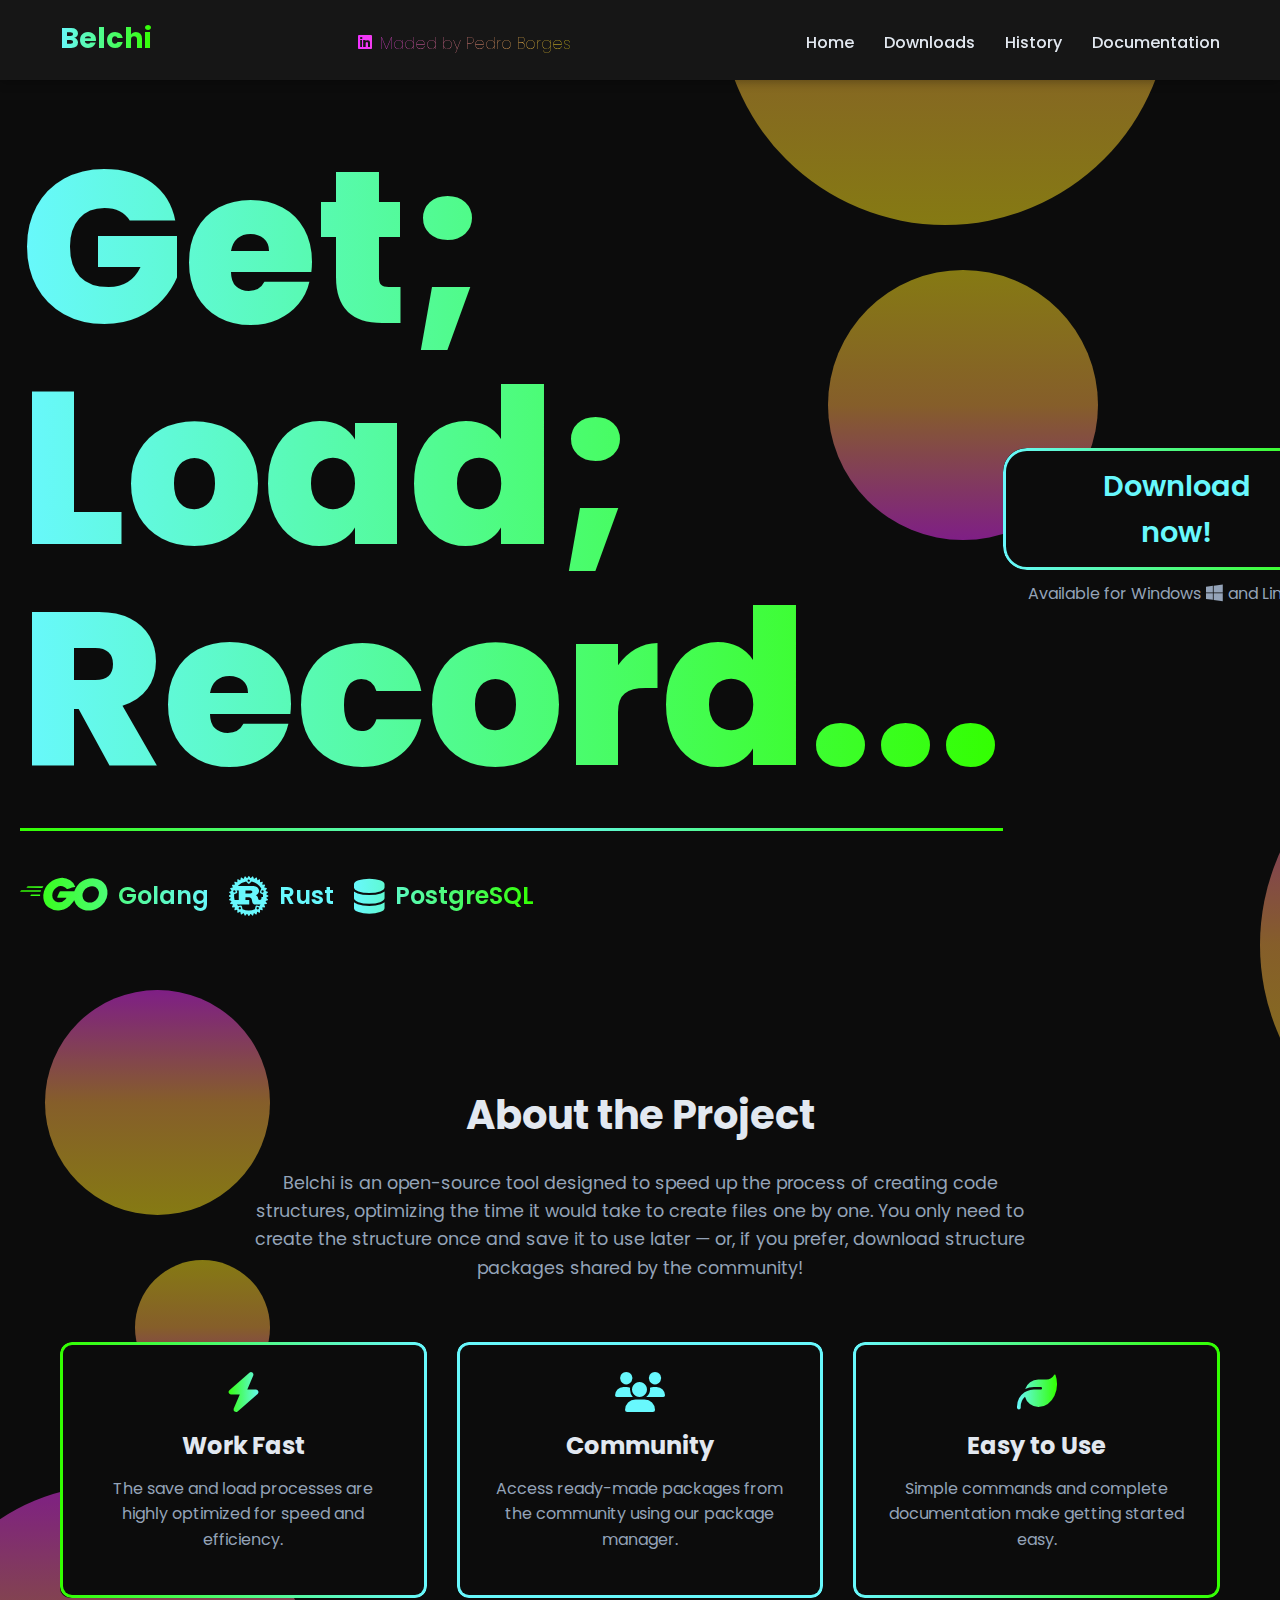
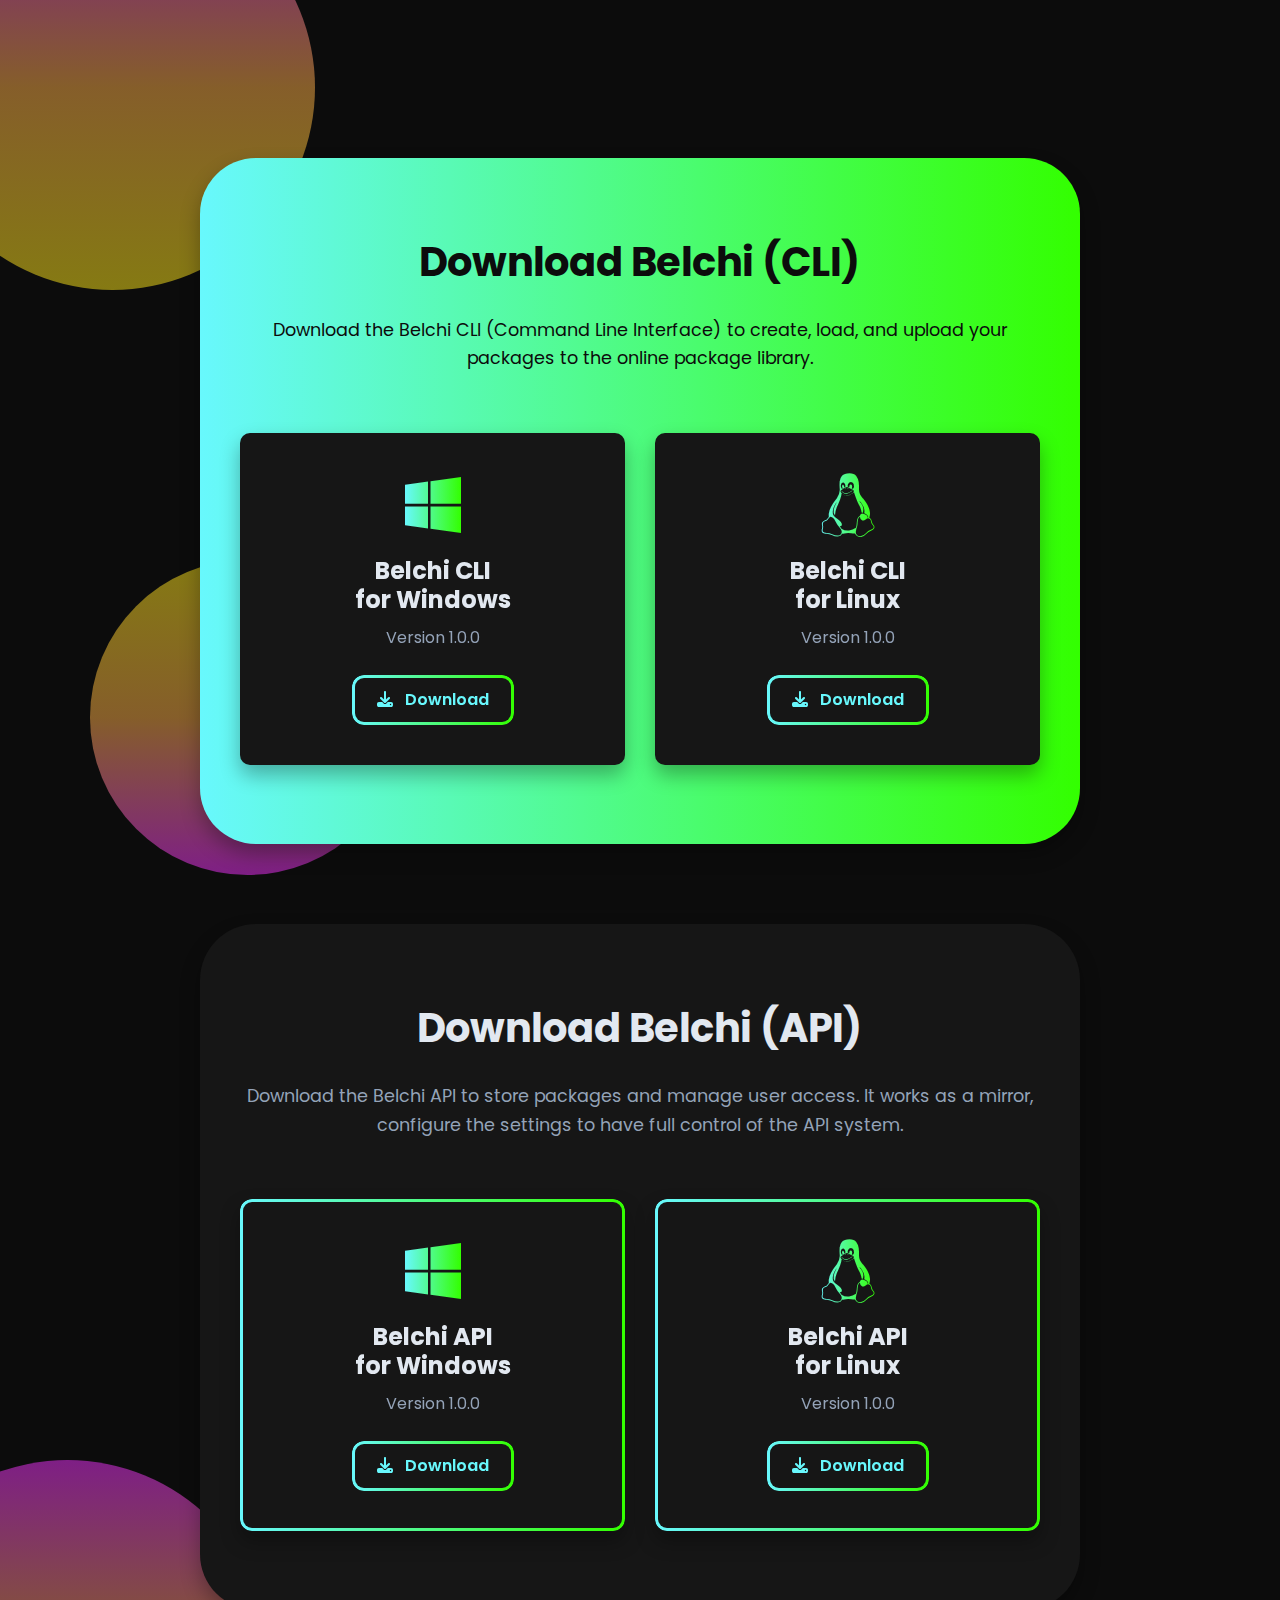
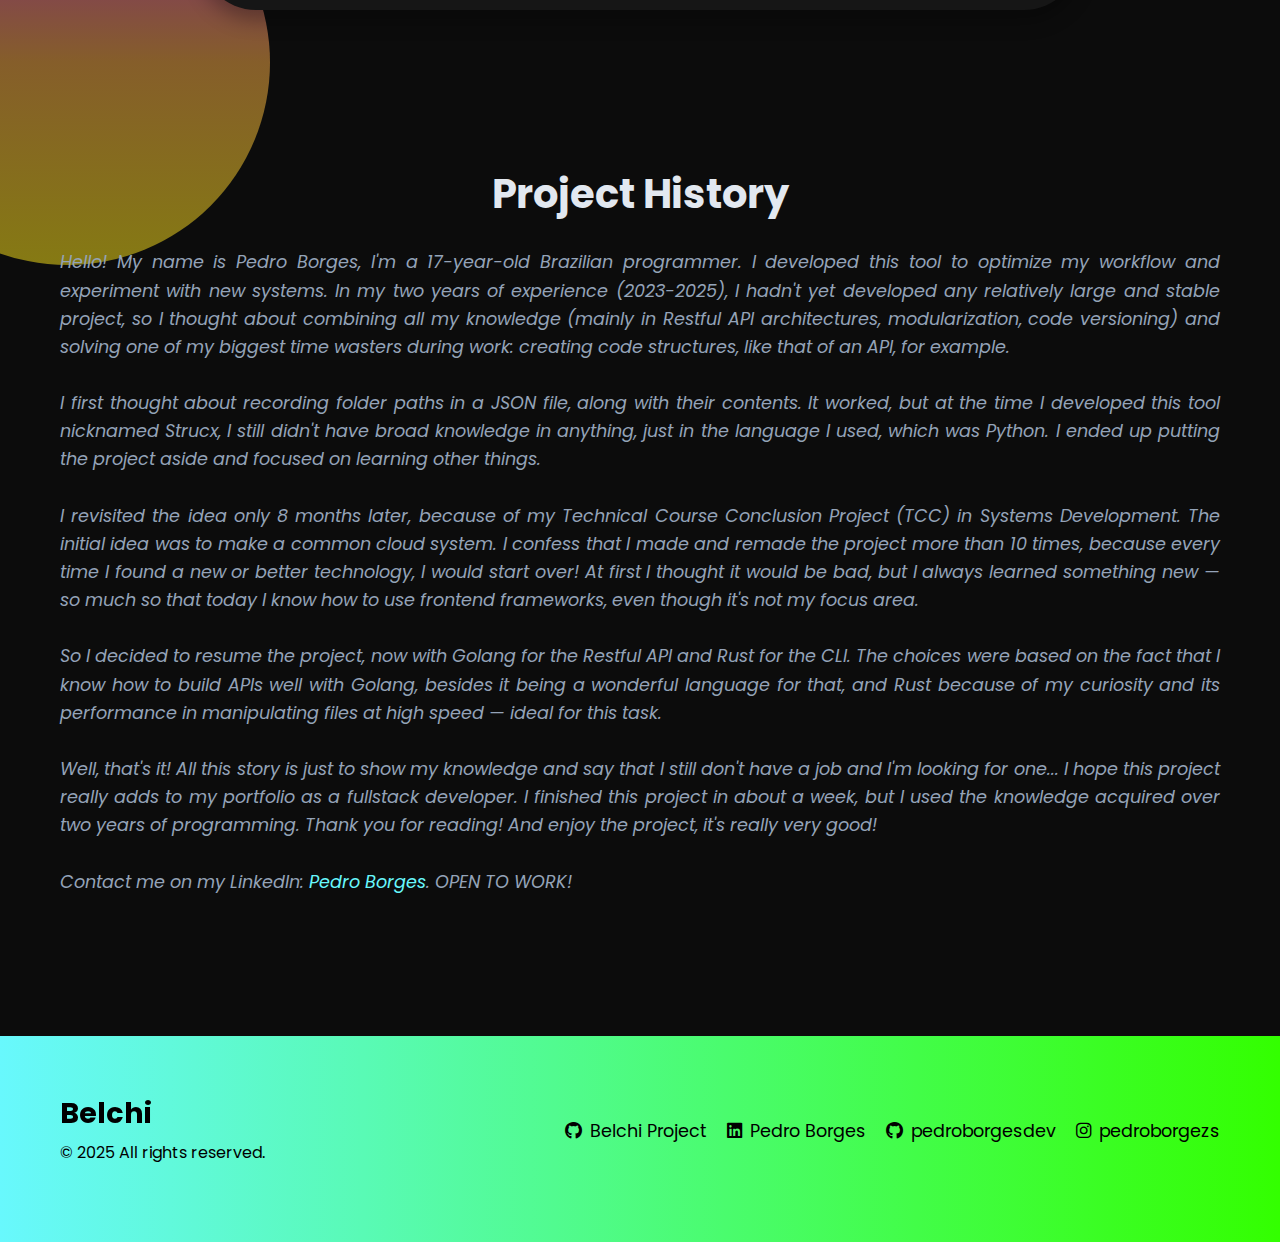
<file: web/index.html>
<!DOCTYPE html>
<html lang="en">
<head>
    <meta charset="UTF-8">
    <meta name="viewport" content="width=device-width, initial-scale=1.0">
    <title>Belchi - Structure Packager</title>
    <link rel="stylesheet" href="css/style.css">
    <link rel="stylesheet" href="https://cdnjs.cloudflare.com/ajax/libs/font-awesome/6.4.0/css/all.min.css">
    <link href="https://fonts.googleapis.com/css2?family=Poppins:wght@300;400;500;600;700&display=swap" rel="stylesheet">
</head>
<body>
    <div class="background-circles">
        <div class="circle c1"></div>
        <div class="circle c2"></div>
        <div class="circle c3"></div>
        <div class="circle c4"></div>
        <div class="circle c5"></div>
        <div class="circle c6"></div>
        <div class="circle c7"></div>
        <div class="circle c8"></div>
        <div class="circle c9"></div>
        <div class="circle c10"></div>
        <div class="circle c11"></div>
    </div>

    <!-- Navigation bar -->
    <nav class="navbar">
        <div class="container">
            <div class="logo">
                <a href="index.html">Belchi</a>
            </div>
            <ul class="logo powered">
                <a href="https://linkedin.com/in/pedrofilipeborges" target="_blank" class="social-link">
                    <i class="fab fa-linkedin"></i> Maded by Pedro Borges    
                </a>
            </ul>
            <div class="menu-toggle">
                <i class="fas fa-bars"></i>
            </div>
            <ul class="nav-menu">
                <li><a href="#home">Home</a></li>
                <li><a href="#download">Downloads</a></li>
                <li><a href="#history">History</a></li>
                <li><a href="documentation.html">Documentation</a></li>
            </ul>
        </div>
    </nav>

    <!-- Main section -->
    <section class="hero" id="home">
        <div class="container">
            <div class="hero-content">
                <div class="hero-taglines">
                    <span class="hero-tagline">Get;</span>
                    <span class="hero-tagline">Load;</span>
                    <span class="hero-tagline">Record...</span>
                </div>
                <p class="divisor"></p>
                <div class="tech-icons">
                    <div class="tech-icon one">
                        <i class="fab fa-golang"></i>
                        <span>Golang</span>
                    </div>
                    <div class="tech-icon two">
                        <i class="fab fa-rust"></i>
                        <span>Rust</span>
                    </div>
                    <div class="tech-icon three">
                        <i class="fas fa-database"></i>
                        <span>PostgreSQL</span>
                    </div>
                </div>
            </div>
            <div class="hero-info">
                <div class="hero-cta">
                    <a href="#download" class="cta-button">Download now!</a>
                </div>
                <div class="hero-cta">
                    <p class="cta-info">Available for Windows</p>
                    <i class="fab fa-windows os-icon"></i>
                    <p class="cta-info">and Linux</p>
                    <i class="fab fa-linux os-icon"></i>
                </div>
            </div>
        </div>
    </section>

    <!-- About section -->
    <section class="about" id="about">
        <div class="container">
            <h2>About the Project</h2>
            <p class="about-description">
                Belchi is an open-source tool designed to speed up the process of creating code structures, optimizing the time it would take to create files one by one. You only need to create the structure once and save it to use later — or, if you prefer, download structure packages shared by the community!
            </p>
            
            <div class="features">
                <div class="feature-card card-one">
                    <i class="fas fa-bolt one"></i>
                    <h3>Work Fast</h3>
                    <p>The save and load processes are highly optimized for speed and efficiency.</p>
                </div>
                <div class="feature-card card-two">
                    <i class="fas fa-users two"></i>
                    <h3>Community</h3>
                    <p>Access ready-made packages from the community using our package manager.</p>
                </div>
                <div class="feature-card card-three">
                    <i class="fas fa-leaf three"></i>
                    <h3>Easy to Use</h3>
                    <p>Simple commands and complete documentation make getting started easy.</p>
                </div>
            </div>
        </div>
    </section>

    <!-- CLI Download section -->
    <section class="download cli" id="download">
        <div class="container">
            <h2>Download Belchi (CLI)</h2>
            <p class="download-description">Download the Belchi CLI (Command Line Interface) to create, load, and upload your packages to the online package library.</p>
            
            <div class="download-cards">
                <div class="download-card">
                    <i class="fab fa-windows os-icon"></i>
                    <h3>Belchi CLI<br>for Windows</h3>
                    <p>Version 1.0.0</p>
                    <a class="download-button">
                        <i class="fas fa-download"></i> Download
                    </a>
                </div>
                <div class="download-card">
                    <i class="fab fa-linux os-icon"></i>
                    <h3>Belchi CLI<br>for Linux</h3>
                    <p>Version 1.0.0</p>
                    <a class="download-button">
                        <i class="fas fa-download"></i> Download
                    </a>
                </div>
            </div>
        </div>
    </section>

    <!-- API Download section -->
    <section class="download api" id="download">
        <div class="container">
            <h2>Download Belchi (API)</h2>
            <p class="download-description">Download the Belchi API to store packages and manage user access. It works as a mirror, configure the settings to have full control of the API system.</p>
            
            <div class="download-cards">
                <div class="download-card">
                    <i class="fab fa-windows os-icon"></i>
                    <h3>Belchi API<br>for Windows</h3>
                    <p>Version 1.0.0</p>
                    <a class="download-button">
                        <i class="fas fa-download"></i> Download
                    </a>
                </div>
                <div class="download-card">
                    <i class="fab fa-linux os-icon"></i>
                    <h3>Belchi API<br>for Linux</h3>
                    <p>Version 1.0.0</p>
                    <a class="download-button">
                        <i class="fas fa-download"></i> Download
                    </a>
                </div>
            </div>
        </div>
    </section>

    <!-- History section -->
    <section class="about history" id="history">
        <div class="container">
            <h2>Project History</h2>
            <p class="about-description">
                <i>Hello! My name is Pedro Borges, I'm a 17-year-old Brazilian programmer. I developed this tool to optimize my workflow and experiment with new systems. In my two years of experience (2023-2025), I hadn't yet developed any relatively large and stable project, so I thought about combining all my knowledge (mainly in Restful API architectures, modularization, code versioning) and solving one of my biggest time wasters during work: creating code structures, like that of an API, for example.</i>
                <br><br>
                <i>I first thought about recording folder paths in a JSON file, along with their contents. It worked, but at the time I developed this tool nicknamed Strucx, I still didn't have broad knowledge in anything, just in the language I used, which was Python. I ended up putting the project aside and focused on learning other things.</i>
                <br><br>
                <i>I revisited the idea only 8 months later, because of my Technical Course Conclusion Project (TCC) in Systems Development. The initial idea was to make a common cloud system. I confess that I made and remade the project more than 10 times, because every time I found a new or better technology, I would start over! At first I thought it would be bad, but I always learned something new — so much so that today I know how to use frontend frameworks, even though it's not my focus area.</i>
                <br><br>
                <i>So I decided to resume the project, now with Golang for the Restful API and Rust for the CLI. The choices were based on the fact that I know how to build APIs well with Golang, besides it being a wonderful language for that, and Rust because of my curiosity and its performance in manipulating files at high speed — ideal for this task.</i>
                <br><br>
                <i>Well, that's it! All this story is just to show my knowledge and say that I still don't have a job and I'm looking for one... I hope this project really adds to my portfolio as a fullstack developer. I finished this project in about a week, but I used the knowledge acquired over two years of programming. Thank you for reading! And enjoy the project, it's really very good!</i>
                <br><br>
                <i>Contact me on my LinkedIn: <a href="https://linkedin.com/in/pedrofilipeborges">Pedro Borges</a>. OPEN TO WORK!</i>
            </p>
        </div>
    </section>

    <!-- Footer -->
    <footer>
        <div class="container">
            <div class="footer-content">
                <div class="footer-logo">
                    <h3>Belchi</h3>
                    <p>© 2025 All rights reserved.</p>
                </div>
                <div class="social-links">
                    <a href="https://github.com/pedroborgesdev/belchi-site" target="_blank" class="social-link">
                        <i class="fab fa-github"></i>
                        <p>Belchi Project</p>
                    </a>
                    <a href="https://linkedin.com/in/pedrofilipeborges" target="_blank" class="social-link">
                        <i class="fab fa-linkedin"></i>
                        <p>Pedro Borges</p>
                    </a>
                    <a href="https://github.com/pedroborgesdev" target="_blank" class="social-link">
                        <i class="fab fa-github"></i>
                        <p>pedroborgesdev</p>
                    </a>
                    <a href="https://instagram.com/pedroborgezs" target="_blank" class="social-link">
                        <i class="fab fa-instagram"></i>
                        <p>pedroborgezs</p>
                    </a>
                </div>
            </div>
        </div>
    </footer>

    <script src="js/main.js"></script>
</body>
</html>
</file>
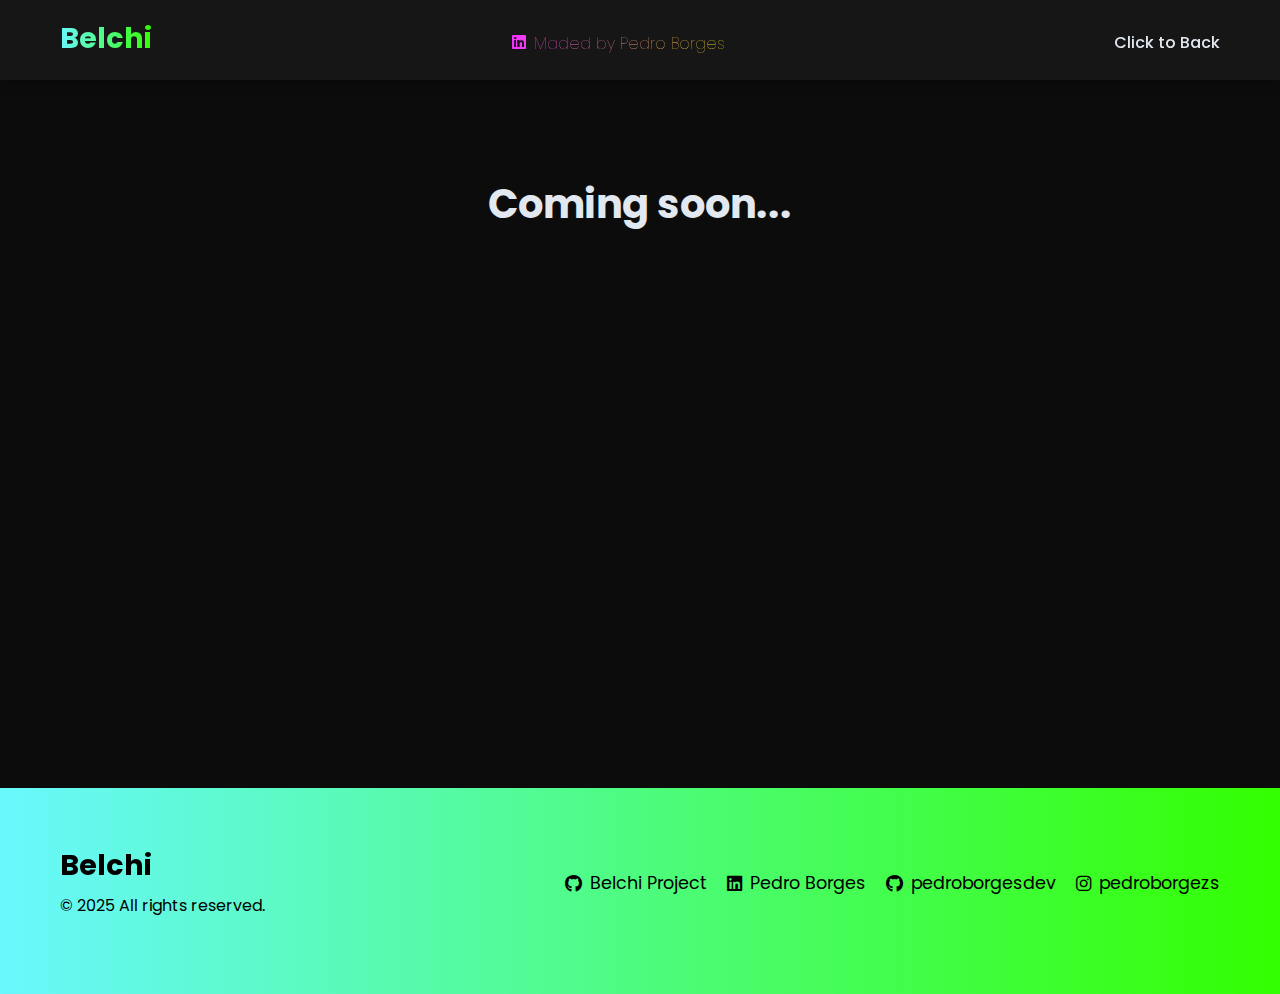
<file: web/documentation.html>
<!DOCTYPE html>
<html lang="en">
<head>
    <meta charset="UTF-8">
    <meta name="viewport" content="width=device-width, initial-scale=1.0">
    <title>Belchi - Structure Packager</title>
    <link rel="stylesheet" href="css/style.css">
    <link rel="stylesheet" href="https://cdnjs.cloudflare.com/ajax/libs/font-awesome/6.4.0/css/all.min.css">
    <link href="https://fonts.googleapis.com/css2?family=Poppins:wght@300;400;500;600;700&display=swap" rel="stylesheet">
</head>
<body>
    <!-- Navigation bar -->
    <nav class="navbar">
        <div class="container">
            <div class="logo">
                <a href="index.html">Belchi</a>
            </div>
            <ul class="logo powered">
                <a href="https://linkedin.com/in/pedrofilipeborges" target="_blank" class="social-link">
                    <i class="fab fa-linkedin"></i> Maded by Pedro Borges    
                </a>
            </ul>
            <div class="menu-toggle">
                <i class="fas fa-bars"></i>
            </div>
            <ul class="nav-menu">
                <li><a href="index.html">Click to Back</a></li>
            </ul>
        </div>
    </nav>

    <!-- About section -->
    <section class="about" id="about">
        <div class="container">
            <h2 style="padding-top: 100px;">Coming soon...</h2>
        </div>
    </section>

    <div style="height: 50vh;">

    </div>
    <!-- Footer -->
    <footer>
        <div class="container">
            <div class="footer-content">
                <div class="footer-logo">
                    <h3>Belchi</h3>
                    <p>© 2025 All rights reserved.</p>
                </div>
                <div class="social-links">
                    <a href="https://github.com/pedroborgesdev/belchi-site" target="_blank" class="social-link">
                        <i class="fab fa-github"></i>
                        <p>Belchi Project</p>
                    </a>
                    <a href="https://linkedin.com/in/pedrofilipeborges" target="_blank" class="social-link">
                        <i class="fab fa-linkedin"></i>
                        <p>Pedro Borges</p>
                    </a>
                    <a href="https://github.com/pedroborgesdev" target="_blank" class="social-link">
                        <i class="fab fa-github"></i>
                        <p>pedroborgesdev</p>
                    </a>
                    <a href="https://instagram.com/pedroborgezs" target="_blank" class="social-link">
                        <i class="fab fa-instagram"></i>
                        <p>pedroborgezs</p>
                    </a>
                </div>
            </div>
        </div>
    </footer>

    <script src="js/main.js"></script>
</body>
</html>
</file>
<file: web/css/style.css>
/* ============================================= */
/*              CSS Variables & Themes           */
/* ============================================= */
:root {
/* Color Palette */
    --primary-color: #68f8fd;
    --secondary-color: #68f8fd;
    --third-color: #68f8fd;
    --fourth-color: #33ff00;
    --fifth-color: #20bec4;
    --gray-color: #94a3b8;
    --middle-color: #60ffbd;
    
/* Gradients */
    --gradient: linear-gradient(90deg, var(--third-color), var(--fourth-color));
    --gradient-reverse: linear-gradient(90deg, var(--fourth-color), var(--third-color));
    --gradient-middle: linear-gradient(90deg, var(--fourth-color), var(--third-color), var(--fourth-color));
    --gradient-middle-reverse: linear-gradient(180deg, var(--third-color), var(--fourth-color));
    --gradient-start: linear-gradient(90deg, var(--fourth-color), var(--third-color));
    --gradient-end: linear-gradient(90deg, var(--third-color), var(--fourth-color));
    --gradient-up: linear-gradient(360deg, var(--fourth-color), var(--middle-color), var(--third-color));
    --gradient-down: linear-gradient(360deg, var(--third-color), var(--middle-color), var(--fourth-color));
    
/* UI Elements */
    --button-hover-shadow: rgba(0, 149, 255, 0.3);
    --border-color: var(--gradient);
    --shadow-color: rgba(0, 0, 0, 0.3);
    --button-shadow: rgba(10, 120, 148, 0.49);
    
/* Layout Colors */
    --bg-color: #0c0c0c;
    --text-color: #e2e8f0;
    --navbar-bg: #161616;
    --section-bg: #0c0c0c;
    --footer-bg: #161616;
    --footer-text: #e2e8f0;
    --card-bg: #161616;
    --card-bg-alt: #0c0c0c;
    
/* Documentation */
    --doc-bg: #161616;
    --code-bg: #161616;
    --doc-hover: #161616;

/* Alternative */
    --third-color-alt: #ffe81a;
    --fourth-color-alt: #f131ff;
    --middle-color-alt: #ffb048;
    --gradient-alt: linear-gradient(90deg, var(--fourth-color-alt), var(--third-color-alt));
    --gradient-up-alt: linear-gradient(360deg, var(--fourth-color-alt), var(--middle-color-alt), var(--third-color-alt));
    --gradient-down-alt: linear-gradient(360deg, var(--third-color-alt), var(--middle-color-alt), var(--fourth-color-alt));
}

/* ============================================= */
/*              Base Styles & Resets             */
/* ============================================= */
* {
    margin: 0;
    padding: 0;
    box-sizing: border-box;
    -webkit-tap-highlight-color: transparent;
    scrollbar-width: thin;
    scrollbar-color: var(--primary-color) var(--card-bg-alt);
}

[data-theme="dark"] * {
    scrollbar-color: var(--third-color) var(--card-bg-alt);
}

body {
    font-family: 'Poppins', sans-serif;
    line-height: 1.6;
    color: var(--text-color);
    background-color: var(--bg-color);
    position: relative;
}

a {
    text-decoration: none;
    color: var(--primary-color);
    transition: all 0.3s ease;
}

h1, h2, h3, h4, h5, h6 {
    font-weight: 700;
    line-height: 1.2;
    margin-bottom: 1rem;
}

p {
    margin-bottom: 1rem;
}

section {
    padding: 80px 0;
}  

.container {
    width: 100%;
    max-width: 1200px;
    margin: 0 auto;
    padding: 0 20px;
}

/* ============================================= */
/*              Utility Classes                  */
/* ============================================= */
.gradient-text {
    background: var(--gradient);
    -webkit-background-clip: text;
    background-clip: text;
    color: transparent;
    display: inline-block;
}

.background-circles {
    position: absolute;
    width: 100%;
    height: 100%;
    overflow: hidden;
    z-index: -1; 
}

.circle {
    position: absolute;
    background: var(--gradient-up-alt);
    opacity: 0.5;
    border-radius: 50%;
    pointer-events: none; 
}

/* Circle positions */
.c1 { top: -15vh; left: 147vh; width: 60vh; height: 60vh; background: var(--gradient-up-alt); }
.c2 { top: -25vh; left: 80vh; width: 50vh; height: 50vh; background: var(--gradient-down-alt); }
.c3 { top: 30vh; left: 92vh; width: 30vh; height: 30vh; }
.c4 { top: 80vh; left: 140vh; width: 50vh; height: 50vh; background: var(--gradient-down-alt); }
.c5 { top: 110vh; left: 5vh; width: 25vh; height: 25vh; background: var(--gradient-down-alt); }
.c6 { top: 140vh; left: 15vh; width: 15vh; height: 15vh; background: var(--gradient-up-alt); }
.c7 { top: 165vh; left: -10vh; width: 45vh; height: 45vh; background: var(--gradient-down-alt); }
.c8 { top: 190vh; left: 160vh; width: 35vh; height: 35vh; background: var(--gradient-down-alt); }
.c9 { top: 240vh; left: 10vh; width: 35vh; height: 35vh; background: var(--gradient-up-alt); }
.c10 { top: 340vh; left: -15vh; width: 45vh; height: 45vh; background: var(--gradient-down-alt); }
.c11 { top: 400vh; left: 170vh; width: 55vh; height: 55vh; background: var(--gradient-up-alt); }

/* Scrollbar styles */
::-webkit-scrollbar {
    width: 12px;
    height: 12px;
}

::-webkit-scrollbar-track {
    background: var(--card-bg-alt);
    border-radius: 10px;
}

::-webkit-scrollbar-thumb {
    background: var(--primary-color);
    border-radius: 10px;
    border: 3px solid var(--card-bg-alt);
}

::-webkit-scrollbar-thumb:hover {
    background: var(--secondary-color);
}

[data-theme="dark"] ::-webkit-scrollbar-thumb {
    background: var(--third-color);
    border: 3px solid var(--card-bg-alt);
}

[data-theme="dark"] ::-webkit-scrollbar-thumb:hover {
    background: var(--fourth-color);
}

/* ============================================= */
/*              Navigation                       */
/* ============================================= */
.navbar {
    background-color: var(--navbar-bg);
    box-shadow: 0 2px 10px var(--shadow-color);
    position: fixed;
    top: 0;
    left: 0;
    width: 100%;
    z-index: 1000;
    padding: 15px 0;
}

.navbar .container {
    display: flex;
    justify-content: space-between;
    align-items: baseline;
}

.logo a {
    font-size: 1.8rem;
    font-weight: 700;
    background: var(--gradient);
    -webkit-background-clip: text;
    background-clip: text;
    color: transparent;
}

.powered a {
    background: var(--gradient-alt);
    -webkit-background-clip: text;
    font-size: 1.2rem;
    font-weight: 100;
    display: flex;
    align-items: center;
    font-size: 16px;
}

.powered i {
    margin-top: 12px;
}

.nav-menu {
    display: flex;
    list-style: none;
    align-items: center;
}

.nav-menu li {
    margin-left: 30px;
}

.nav-menu a {
    color: var(--text-color);
    font-weight: 500;
    position: relative;
}

.nav-menu a:after {
    content: '';
    position: absolute;
    width: 0;
    height: 2px;
    background: var(--gradient);
    bottom: -5px;
    left: 0;
    transition: width 0.3s ease;
}

.nav-menu a:hover:after,
.nav-menu a.active:after {
    width: 100%;
}

.menu-toggle {
    display: none;
    font-size: 1.5rem;
    cursor: pointer;
}

.theme-toggle-container {
    display: flex;
    align-items: center;
    margin-left: 15px;
}

#theme-toggle {
    background: transparent;
    border: none;
    cursor: pointer;
    font-size: 1.2rem;
    position: relative;
    width: 40px;
    height: 40px;
    padding: 0;
    color: var(--text-color);
}

#theme-toggle i {
    position: absolute;
    top: 50%;
    left: 50%;
    transform: translate(-50%, -50%);
    transition: opacity 0.3s ease;
}

#theme-toggle .fa-sun {
    opacity: 0;
}

[data-theme="dark"] #theme-toggle .fa-moon {
    opacity: 0;
}

[data-theme="dark"] #theme-toggle .fa-sun {
    opacity: 1;
}

/* ============================================= */
/*              Hero Section                     */
/* ============================================= */
.hero {
    width: 100%;
    padding: 140px 0 80px;
    text-align: left;
    position: relative;
    overflow: hidden;
    display: flex;
}

.hero .container {
    max-width: 1600px;
    display: flex;
    align-items: center;
    justify-content: space-between;
}

.hero h1 {
    font-size: 4rem;
    padding-bottom: 20px;
    margin: 0;
}

.hero-tagline {
    font-size: 13.5rem; 
    font-weight: 800; 
    line-height: 1; 
    margin-bottom: 5px;
    background: var(--gradient);
    -webkit-background-clip: text;
    background-clip: text;
    color: transparent;
    display: block;
}

.hero-taglines {
    margin-bottom: 30px;
}

.hero-description {
    font-size: 1.2rem;
    max-width: 600px;
    margin: 0 0 40px;
    color: var(--gray-color);
}

.hero-cta {
    display: flex;
    align-items: center;
    justify-content: center;
}

.hero-info {
    display: flex;
    flex-direction: column;
    align-items: center;
    text-align: center;
}

.hero-info .os-icon {
    background: var(--gray-color);
    -webkit-background-clip: text;
    font-size: 1.2rem;
    padding-top: 0.9rem;
    padding-inline: 0.3rem;
}

.cta-info {
    margin-top: 10px;
    color: var(--gray-color);
}

.cta-button {
    display: inline-block;
    background: var(--bg-color);
    border-radius: 1.5rem;
    color: var(--third-color);
    padding: 15px 100px;
    font-weight: 600;
    font-size: 1.8rem;
    transition: all 0.3s ease;
    position: relative;
    z-index: 1;
    text-align: center;
}

.cta-button:hover {
    color: white;
}

.cta-button::before {
    content: "";
    position: absolute;
    inset: 0;
    padding: 0.2rem;
    border-radius: 1.5rem;
    background: var(--gradient);
    -webkit-mask: linear-gradient(#fff 0 0) content-box, linear-gradient(#fff 0 0);
    -webkit-mask-composite: xor;
    mask-composite: exclude;
    z-index: -1;
}

/* Divisors */
.divisor {
    height: 0.2rem;
    background: var(--gradient-middle);
}

/* Technology Icons */
.tech-icons {
    display: flex;
    gap: 20px;
    margin-top: 30px;
    width: auto;
}

.tech-icon {
    font-size: 3.5rem;
    background-clip: text;
    color: transparent;
    display: flex;
    align-items: center;
}

.tech-icon i {
    margin-right: 10px;
}

.tech-icon span {
    font-size: 1.5rem;
    font-weight: 600;
}

.fa-golang { font-size: 70px; }
.fa-rust { font-size: 40px; }
.fa-database { font-size: 35px; }

/* ============================================= */
/*              About Section                    */
/* ============================================= */
.about h2 {
    text-align: center;
    font-size: 2.5rem;
    margin-bottom: 30px;
}

.about-description {
    text-align: center;
    max-width: 800px;
    margin: 0 auto 60px;
    font-size: 1.1rem;
    color: var(--gray-color);
}

.history {
    margin-top: 80px;
}

.history .about-description {
    max-width: 1400px;
    text-align: justify;
}

.features {
    display: grid;
    grid-template-columns: repeat(auto-fit, minmax(300px, 1fr));
    gap: 30px;
}

/* Feature card borders */
.card-one::before, .card-two::before, .card-three::before {
    content: "";
    position: absolute;
    inset: 0;
    padding: 3px;
    border-radius: 12px;
    -webkit-mask: linear-gradient(#fff 0 0) content-box, linear-gradient(#fff 0 0);
    -webkit-mask-composite: xor;
    mask-composite: exclude;
    z-index: -1;
}

.card-one::before { background: var(--gradient-start); }
.card-two::before { background: var(--primary-color); }
.card-three::before { background: var(--gradient-end); }

.feature-card {
    background-color: var(--bg-color);
    border-radius: 10px;
    padding: 30px;
    text-align: center;
    transition: transform 0.3s ease;
    position: relative;
    z-index: 1;
}

.feature-card:hover {
    transform: translateY(-10px);
}

.feature-card i {
    font-size: 2.5rem;
    margin-bottom: 20px;
    -webkit-background-clip: text;
    background-clip: text;
    color: transparent;
}

.feature-card h3 {
    font-size: 1.5rem;
    margin-bottom: 15px;
}

.feature-card p {
    color: var(--gray-color);
}

.one { background: var(--gradient-start); -webkit-background-clip: text; }
.two { background: var(--secondary-color); -webkit-background-clip: text; }
.three { background: var(--gradient-end); -webkit-background-clip: text; }

/* ============================================= */
/*              Download Section                 */
/* ============================================= */
.download {
    background-color: var(--footer-bg);
    margin: 80px 200px 0;
    border-radius: 3.5rem;
    box-shadow: 0px 10px 20px 0px var(--shadow-color);
}

.cli {
    background: var(--gradient);
}

.download h2 {
    text-align: center;
    font-size: 2.5rem;
    margin-bottom: 30px;
}

.cli h2 {
    color: var(--bg-color);
}

.download-description {
    text-align: center;
    max-width: 800px;
    margin: 0 auto 60px;
    font-size: 1.1rem;
    color: var(--gray-color);
}

.cli .download-description {
    color: var(--bg-color);
}

.download-cards {
    display: grid;
    grid-template-columns: repeat(auto-fit, minmax(300px, 1fr));
    gap: 30px;
    max-width: 800px;
    margin: 0 auto;
}

.download-card {
    will-change: transform;
    background-color: var(--card-bg);
    border-radius: 10px;
    padding: 40px 30px;
    text-align: center;
    transition: transform 0.3s ease;
    position: relative;
    z-index: 1;
    box-shadow: 0px 10px 20px 0px var(--shadow-color);
}

.download-card:hover {
    transform: translateY(-10px);
}

.api .download-card::before {
    content: "";
    position: absolute;
    inset: 0;
    padding: 3px;
    border-radius: 12px;
    background: var(--gradient);
    -webkit-mask: linear-gradient(#fff 0 0) content-box, linear-gradient(#fff 0 0);
    -webkit-mask-composite: xor;
    mask-composite: exclude;
    z-index: -1;
}

.os-icon {
    font-size: 4rem;
    margin-bottom: 20px;
    background: var(--gradient);
    -webkit-background-clip: text;
    background-clip: text;
    color: transparent;
}

.download-card h3 {
    font-size: 1.5rem;
    margin-bottom: 10px;
}

.download-card p {
    color: var(--gray-color);
    margin-bottom: 25px;
}

.download-button {
    will-change: transform;
    cursor: pointer;
    display: inline-block;
    background: transparent;
    color: var(--primary-color);
    padding: 12px 25px;
    font-size: 1rem;
    font-weight: 600;
    transition: all 0.3s ease;
}

.download-button::before {
    content: "";
    position: absolute;
    inset: 0;
    padding: 3px;
    border-radius: 12px;
    background: var(--gradient);
    -webkit-mask: linear-gradient(#fff 0 0) content-box, linear-gradient(#fff 0 0);
    -webkit-mask-composite: xor;
    mask-composite: exclude;
    z-index: -1;
}

.download-button:hover {
    color: white;
    transform: translateY(-3px);
}

.download-button i {
    margin-right: 8px;
}

/* ============================================= */
/*              Footer                           */
/* ============================================= */
  footer {
    background: var(--gradient);
    color: var(--footer-text);
    padding: 60px 0;
}

.footer-content {
    display: flex;
    justify-content: space-between;
    align-items: center;
}

.footer-logo h3 {
    font-size: 1.8rem;
    margin-bottom: 10px;
    background: black;
    -webkit-background-clip: text;
    background-clip: text;
    color: transparent;
    display: inline-block;
}

.footer-logo p {
    color: black;
}

.social-links {
    display: flex;
    gap: 20px;
}

.social-link {
    color: black;
    font-size: 1.1rem;
    transition: color 0.3s ease;
}

.social-link:hover {
    translate: translateY(50px);
}

.social-link i {
    margin-right: 8px;
    padding-bottom: 15px;
}

.social-links a {
    display: flex;
    flex-direction: row;
    align-items: center;
}

.social-link:hover {
    color: white;
}

/* ============================================= */
/*              Responsive Styles                */
/* ============================================= */
@media (max-width: 1024px) {
.hero h1 {
    font-size: 3.5rem;
}

.footer-content {
    flex-direction: column;
    text-align: center;
}

.hero-tagline {
    font-size: 6.5rem;
}

.cta-button {
    font-size: 1.5rem;
}

.cta-info {
    font-size: 0.7rem;
}

.social-links {
    margin-top: 20px;
}
}

@media (max-width: 768px) {
/* Navigation */
.menu-toggle {
    display: block;
}

.powered a {
    font-size: 13px;
}

.nav-menu {
    position: fixed;
    top: 70px;
    left: -100%;
    flex-direction: column;
    background-color: var(--navbar-bg);
    width: 100%;
    text-align: center;
    box-shadow: 0 10px 10px var(--shadow-color);
    padding: 20px 0;
}

.nav-menu.active {
    left: 0;
}

.nav-menu li {
    margin: 15px 0;
}

/* Hero Section */
.hero-description {
    font-size: 1.1rem;
}

.hero h1 {
    display: none;
}

.hero {
    padding: 160px 0 80px;
}

.hero-info {
    font-size: 0.6rem;
}

.hero-cta {
    display: flex;
    align-items: center;
    justify-content: center;
}

.hero-info .os-icon {
    font-size: 0.7rem;
    padding-top: 0.9rem;
    padding-inline: 0.3rem;
}

.hero .container {
    flex-direction: column;
}

.hero-tagline {
    font-size: 4.7rem; 
}

.hero-taglines {
    margin-bottom: 25px;
}

.hero-description {
    text-align: center;
    font-size: 1rem;
}

.cta-button {
    width: 20rem;
    text-align: center;
    padding: 12px 25px;
    font-size: 1.2rem;
}

.about-description {
    text-align: justify;
}

.social-link p {
    font-size: 0.7rem;
}

.download {
    margin-inline: 0;
    border-radius: 1.5rem;
}

.download-description {
    text-align: justify;
}

section {
    padding: 60px 0;
}

/* Tech Icons */
.tech-icons {
    justify-content: space-between;
    flex-wrap: wrap;
    padding-bottom: 2.5rem;
}

.tech-icon {
    font-size: 2.5rem;
}

.tech-icon span {
    font-size: 0.8rem;
}

.fa-golang { font-size: 40px; }
.fa-rust { font-size: 30px; }
.fa-database { font-size: 25px; }

/* Circle visibility */
.c1 { top: -5vh; left: 30vh; width: 40vh; height: 40vh; }
.c2 { top: -4vh; left: -5vh; width: 20vh; height: 20vh; }
.c5, .c6, .c7, .c8, .c9, .c10, .c11 { display: none; }
}

@media (max-width: 576px) {
.hero h1 {
    font-size: 2.5rem;
}

.hero {
    padding: 130px 0 60px;
}

.feature-card, .download-card {
    padding: 25px 20px;
}

h2 {
    font-size: 2rem !important;
}
}
</file>
